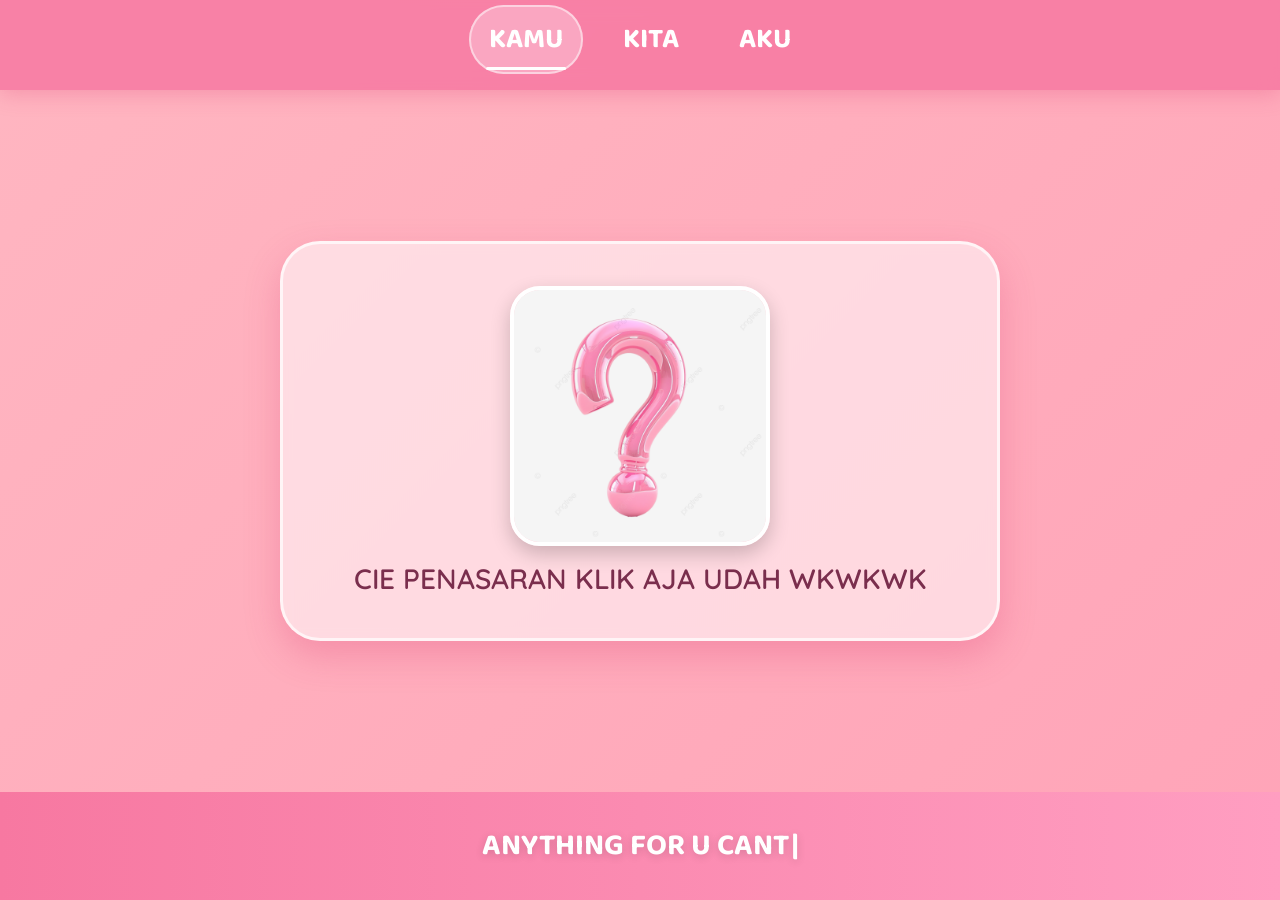
<file: the last try/index.html>
<!DOCTYPE html>
<html lang="id">
<head>
    <meta charset="UTF-8">
    <meta name="viewport" content="width=device-width, initial-scale=1.0">
    <title>for u</title>
    <link rel="preconnect" href="https://fonts.googleapis.com">
    <link rel="preconnect" href="https://fonts.gstatic.com" crossorigin>
    <link rel="stylesheet" href="style.css">
</head>
<body>
    <div class="container">
        <!-- NAVIGATION BAR -->
        <div class="container-navbar">
            <ul class="ul-navbar">
                <li class="li-navbar">
                    <a href="index.html" class="a-navbar">KAMU</a>
                </li>
                <li class="li-navbar">
                    <a href="about.html" class="a-navbar">KITA</a>
                </li>
                <li class="li-navbar">
                    <a href="contact.html" class="a-navbar">AKU</a>
                </li>
            </ul>
        </div>
        <!-- NAVIGATION BAR END -->

        <!-- MAIN CONTENT 1 -->
        <div class="container-content">
            <a href="https://www.instagram.com/ayamchikenkats0?igsh=YXdzM3A0dm12NXI2" class="a-content">
                <img src="tanda tanya pink baru.png" class="image-content" alt="tanda tanya"/>
                <p>CIE PENASARAN KLIK AJA UDAH WKWKWK</p>
            </a>
        </div>
        <!-- MAIN CONTENT 1 END -->

        <!-- FOOTER -->
        <div class="container-footer">
            <h1 class="h1-footer">ANYTHING FOR U CANTIQQU</h1>
        </div>
        <!-- FOOTER END -->
    </div>
    <script src="data.js"></script>
</body>
</html>
</file>
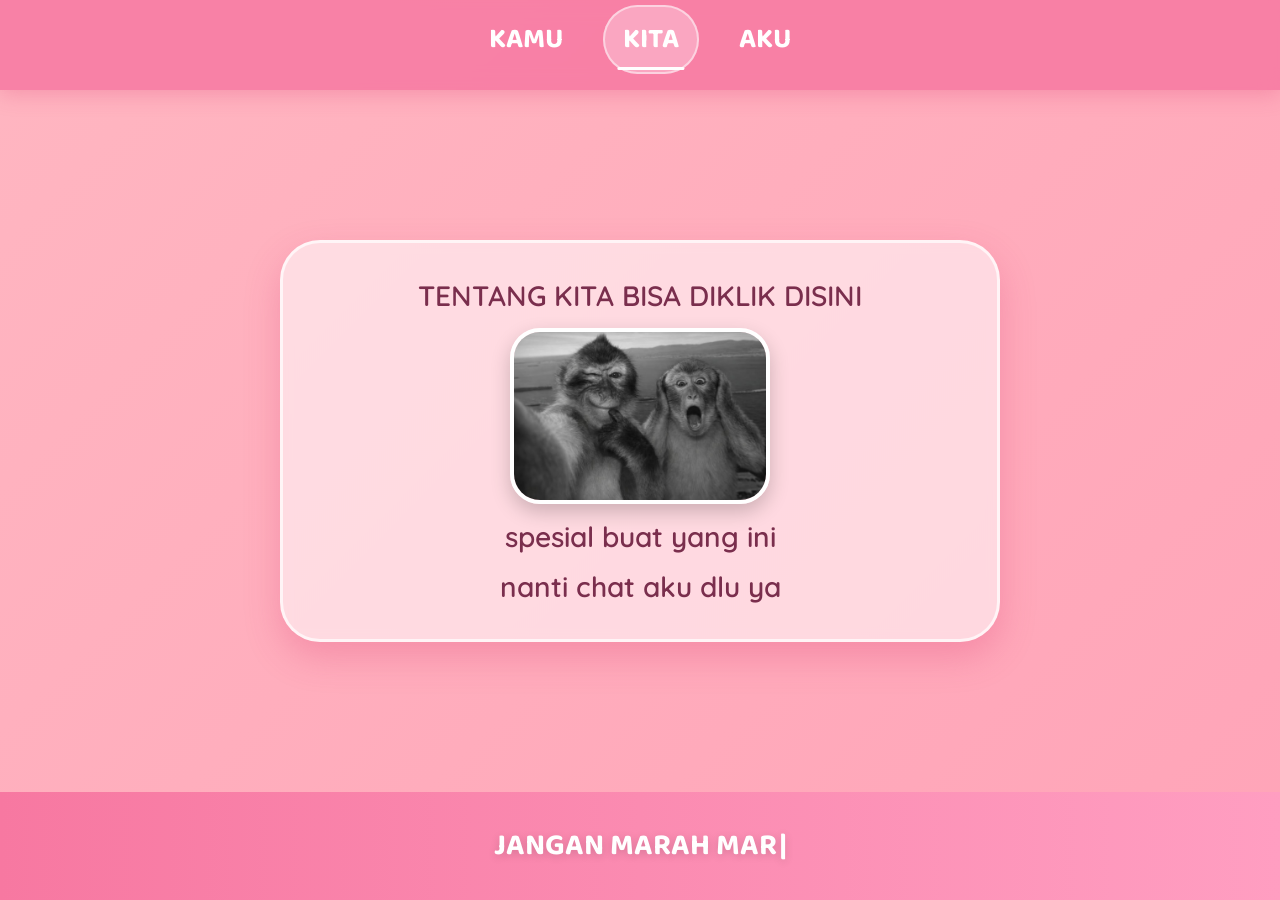
<file: the last try/about.html>
<!DOCTYPE html>
<html lang="id">
<head>
    <meta charset="UTF-8">
    <meta name="viewport" content="width=device-width, initial-scale=1.0">
    <title>for u</title>
    <link rel="preconnect" href="https://fonts.googleapis.com">
    <link rel="preconnect" href="https://fonts.gstatic.com" crossorigin>
    <link rel="stylesheet" href="style.css">
</head>
<body>
    <div class="container">
        <!-- NAVIGATION BAR -->
        <div class="container-navbar">
            <ul class="ul-navbar">
                <li class="li-navbar">
                    <a href="index.html" class="a-navbar">KAMU</a>
                </li>
                <li class="li-navbar">
                    <a href="about.html" class="a-navbar">KITA</a>
                </li>
                <li class="li-navbar">
                    <a href="contact.html" class="a-navbar">AKU</a>
                </li>
            </ul>
        </div>
        <!-- NAVIGATION BAR END -->

        <!-- MAIN CONTENT 1 -->
        <div class="container-content">
            <a href="https://keep.google.com/" class="a-content">
                <p>TENTANG KITA BISA DIKLIK DISINI</p>
                <img src="monyet.jpg" class="image-content" alt="monyet lucu"/>
                <p>spesial buat yang ini</p>
                <p>nanti chat aku dlu ya</p>
            </a>
        </div>
        <!-- MAIN CONTENT 1 END -->

        <!-- FOOTER -->
        <div class="container-footer">
            <h1 class="h1-footer">JANGAN MARAH MARAH AGAIN YA!!!</h1>
        </div>
        <!-- FOOTER END -->
    </div>
    <script src="data.js"></script>
</body>
</html>
</file>
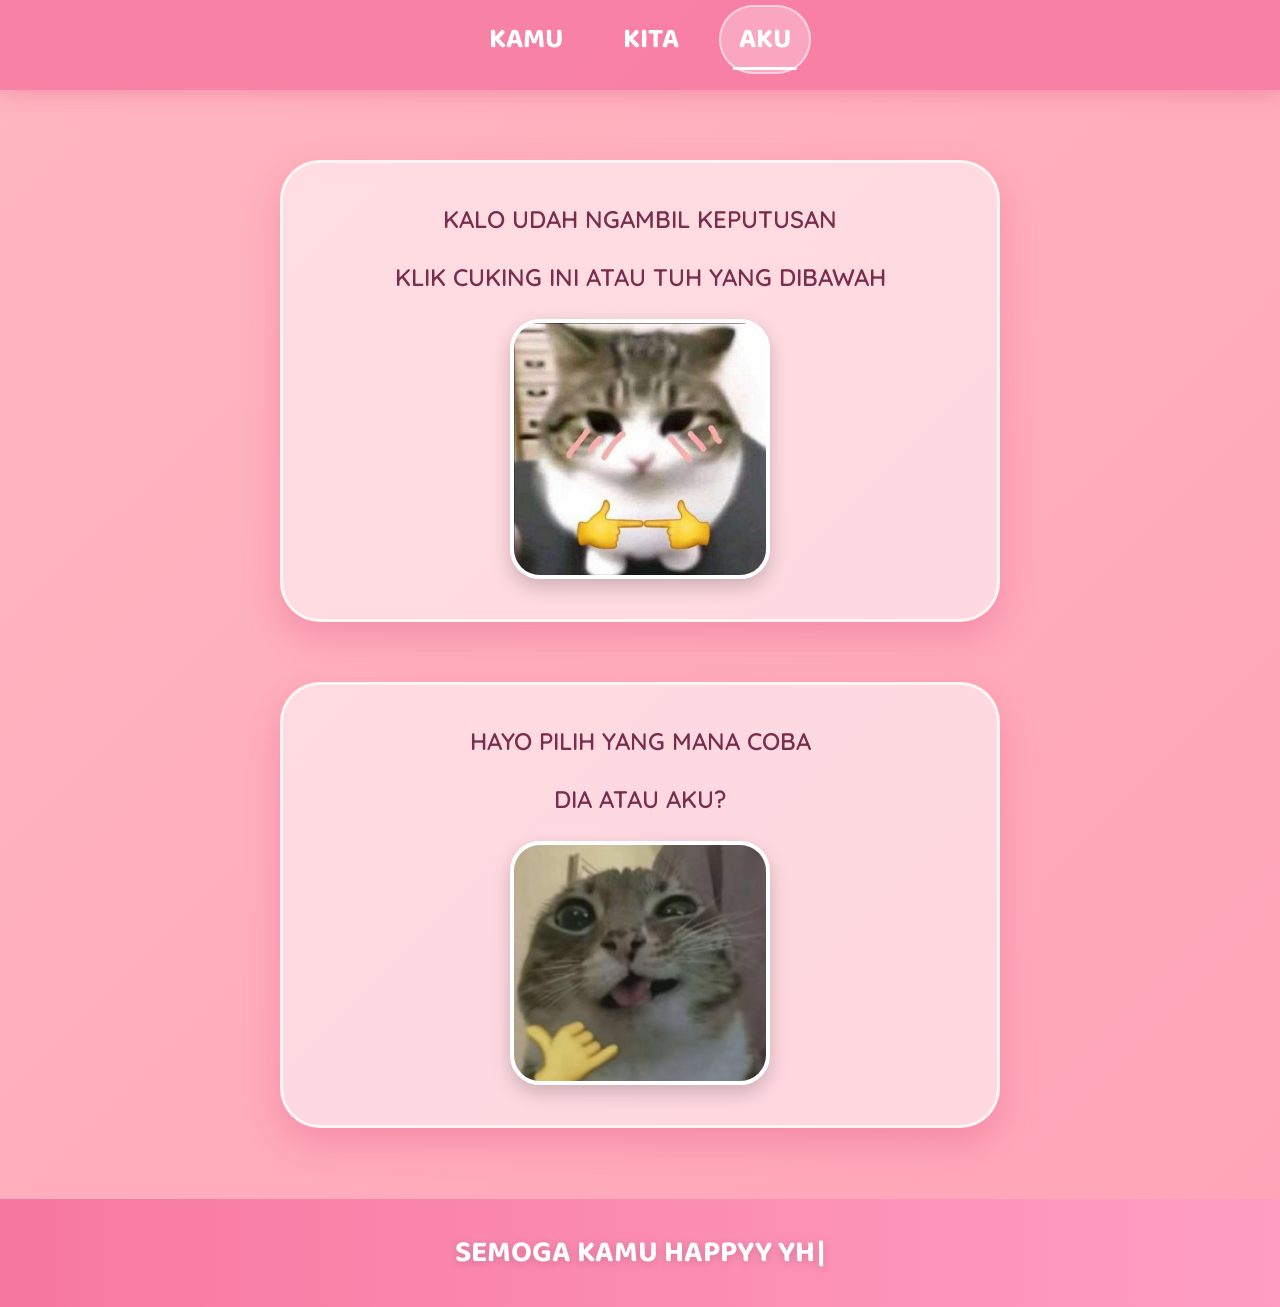
<file: the last try/contact.html>
<!DOCTYPE html>
<html lang="id">
<head>
    <meta charset="UTF-8">
    <meta name="viewport" content="width=device-width, initial-scale=1.0">
    <title>for u</title>
    <link rel="preconnect" href="https://fonts.googleapis.com">
    <link rel="preconnect" href="https://fonts.gstatic.com" crossorigin>
    <link rel="stylesheet" href="style.css">
</head>
<body>
    <div class="container">
        <!-- NAVIGATION BAR -->
        <div class="container-navbar">
            <ul class="ul-navbar">
                <li class="li-navbar">
                    <a href="index.html" class="a-navbar">KAMU</a>
                </li>
                <li class="li-navbar">
                    <a href="about.html" class="a-navbar">KITA</a>
                </li>
                <li class="li-navbar">
                    <a href="contact.html" class="a-navbar">AKU</a>
                </li>
            </ul>
        </div>
        <!-- NAVIGATION BAR END -->

        <!-- MAIN CONTENT 1 -->
        <div class="container-content">
            <a href="https://wa.me/6287825027518" class="a1-content">
                <p>KALO UDAH NGAMBIL KEPUTUSAN</p>
                <img src="cuking imut.jpg" class="image-content" alt="cuking imut"/>
                <p>KLIK CUKING INI ATAU TUH YANG DIBAWAH</p>
            </a>
            <a href="https://www.instagram.com/faith_fthn?igsh=Z3VhbTdtazB5MTFy" class="a1-content">
                <p>HAYO PILIH YANG MANA COBA</p>
                <img src="cuking kece.jpg" class="image-content" alt="cuking kece"/>
                <p>DIA ATAU AKU?</p>
            </a>
        </div>
        <!-- MAIN CONTENT 1 END -->

        <!-- FOOTER -->
        <div class="container-footer">
            <h1 class="h1-footer">SEMOGA KAMU HAPPYY YHHH!!!</h1>
        </div>
        <!-- FOOTER END -->
    </div>
    <script src="data.js"></script>
</body>
</html>
</file>
<file: the last try/style.css>
@import url('https://fonts.googleapis.com/css2?family=Baloo+2:wght@500;700;800&family=Quicksand:wght@400;500;600;700&display=swap');

*,
html {
    margin: 0;
    padding: 0;
    box-sizing: border-box;
}

html {
    scroll-behavior: smooth;
}

body {
    width: 100%;
    overflow-x: hidden;
    font-family: 'Quicksand', sans-serif;
    background: linear-gradient(-45deg, #ffdde1, #ffc1cc, #ff9eb5, #ffb6c1);
    background-size: 400% 400%;
    animation: gradientShift 12s ease infinite;
    opacity: 0;
    animation: gradientShift 12s ease infinite, pageFadeIn .8s ease forwards;
}

@keyframes gradientShift {
    0% { background-position: 0% 50%; }
    50% { background-position: 100% 50%; }
    100% { background-position: 0% 50%; }
}

@keyframes pageFadeIn {
    from { opacity: 0; transform: translateY(10px); }
    to { opacity: 1; transform: translateY(0); }
}

.container {
    width: 100%;
    min-height: 100vh;
    display: flex;
    flex-direction: column;
}

/* ===== NAVBAR ===== */
.container-navbar {
    position: sticky;
    top: 0;
    background: rgba(247, 120, 161, 0.85);
    backdrop-filter: blur(10px);
    -webkit-backdrop-filter: blur(10px);
    width: 100%;
    min-height: 10vh;
    box-shadow: 0 4px 20px rgba(214, 51, 108, 0.25);
    z-index: 100;
}

.ul-navbar {
    display: flex;
    flex-wrap: wrap;
    min-height: 60px;
    justify-content: center;
    align-items: center;
    gap: 10px;
}

.li-navbar {
    list-style: none;
    padding: 12px 20px;
    margin: 5px;
    color: #fff;
    font-size: 28px;
    font-family: 'Baloo 2', cursive;
    font-weight: 700;
    border-radius: 50px;
    position: relative;
    transition: all .35s ease;
}

.li-navbar::after {
    content: '';
    position: absolute;
    bottom: 4px;
    left: 50%;
    width: 0%;
    height: 3px;
    background: #fff;
    border-radius: 4px;
    transform: translateX(-50%);
    transition: width .3s ease;
}

.li-navbar:hover {
    background-color: rgba(255, 255, 255, 0.25);
    transform: translateY(-3px);
}

.li-navbar:hover::after {
    width: 60%;
}

.li-navbar.active {
    background-color: rgba(255, 255, 255, 0.3);
    box-shadow: 0 0 0 2px rgba(255, 255, 255, 0.5) inset;
}

.li-navbar.active::after {
    width: 70%;
}

.a-navbar {
    color: white;
    text-decoration: none;
}

/* ===== CONTENT ===== */
.container-content {
    display: flex;
    flex-wrap: wrap;
    justify-content: space-evenly;
    align-items: center;
    gap: 40px;
    padding: 60px 20px;
    flex: 1;
}

.a-content,
.a1-content {
    background: rgba(255, 255, 255, 0.55);
    backdrop-filter: blur(6px);
    -webkit-backdrop-filter: blur(6px);
    color: #7a2e4d;
    text-decoration: none;
    font-size: 28px;
    font-weight: 600;
    width: 100%;
    max-width: 720px;
    height: auto;
    min-height: 400px;
    padding: 35px 25px;
    display: flex;
    flex-direction: column;
    justify-content: center;
    gap: 15px;
    align-items: center;
    border-radius: 40px;
    border: 3px solid rgba(255, 255, 255, 0.7);
    box-shadow: 0 15px 35px rgba(214, 51, 108, 0.25);
    text-align: center;
    opacity: 0;
    transform: translateY(40px);
    transition: transform .45s cubic-bezier(.2,.8,.2,1), box-shadow .45s ease, background .3s ease;
    perspective: 800px;
}

.a-content.in-view,
.a1-content.in-view {
    opacity: 1;
    transform: translateY(0);
    animation: cardPopIn .6s ease forwards;
}

@keyframes cardPopIn {
    from { opacity: 0; transform: translateY(40px) scale(.95); }
    to { opacity: 1; transform: translateY(0) scale(1); }
}

.a-content:hover,
.a1-content:hover {
    box-shadow: 0 25px 50px rgba(214, 51, 108, 0.4);
    background: rgba(255, 255, 255, 0.75);
}

.a1-content {
    font-size: 24px;
    margin: 10px;
    line-height: 1.8;
}

.image-content {
    width: 60%;
    max-width: 260px;
    height: auto;
    border-radius: 30px;
    border: 4px solid #fff;
    box-shadow: 0 8px 20px rgba(0,0,0,0.2);
    transition: transform .25s ease, box-shadow .25s ease;
    will-change: transform;
}

.a1-content .image-content {
    order: 1;
    margin-top: 5px;
    margin-bottom: 5px;
}

.a-content:hover .image-content,
.a1-content:hover .image-content {
    box-shadow: 0 12px 28px rgba(0,0,0,0.3);
}

/* ===== FOOTER ===== */
.container-footer {
    min-height: 12vh;
    background: linear-gradient(90deg, #F778A1, #ff9ec1, #F778A1);
    background-size: 200% auto;
    animation: footerShimmer 6s linear infinite;
    display: flex;
    justify-content: center;
    align-items: center;
    padding: 20px;
    text-align: center;
}

@keyframes footerShimmer {
    to { background-position: 200% center; }
}

.h1-footer {
    font-size: 30px;
    font-family: 'Baloo 2', cursive;
    color: #fff;
    text-shadow: 0 2px 8px rgba(0,0,0,0.15);
    min-height: 1.4em;
}

.h1-footer::after {
    content: '|';
    animation: blinkCursor .8s steps(1) infinite;
    margin-left: 2px;
}

@keyframes blinkCursor {
    50% { opacity: 0; }
}

/* ===== Efek hati beterbangan ===== */
.falling-heart {
    position: absolute;
    top: -40px;
    animation-name: fall;
    animation-timing-function: linear;
    user-select: none;
}

@keyframes fall {
    from {
        transform: translateY(-10vh) rotate(0deg);
        opacity: 1;
    }
    to {
        transform: translateY(110vh) rotate(360deg);
        opacity: 0.7;
    }
}

/* ===== Efek partikel saat klik ===== */
.click-particle {
    position: fixed;
    pointer-events: none;
    font-size: 24px;
    z-index: 10000;
    animation: burst 1s ease-out forwards;
}

@keyframes burst {
    from {
        transform: translate(-50%, -50%) translate(0, 0) scale(1);
        opacity: 1;
    }
    to {
        transform: translate(-50%, -50%) translate(var(--dx), var(--dy)) scale(0.3);
        opacity: 0;
    }
}

/* ===== Cursor sparkle trail ===== */
.cursor-sparkle {
    position: fixed;
    pointer-events: none;
    font-size: 14px;
    z-index: 9998;
    animation: sparkleFade .7s ease-out forwards;
}

@keyframes sparkleFade {
    from { opacity: 1; transform: translate(-50%, -50%) scale(1); }
    to { opacity: 0; transform: translate(-50%, -50%) scale(0.3) translateY(-15px); }
}

/* Konten tetap di atas efek hati background */
.container-navbar,
.container-content,
.container-footer {
    position: relative;
    z-index: 2;
}

/* Responsive breakpoints */
@media (max-width: 768px) {
    .li-navbar {
        font-size: 20px;
        padding: 10px 16px;
    }

    .a-content,
    .a1-content {
        font-size: 20px;
        min-height: 320px;
    }

    .a1-content {
        font-size: 18px;
    }

    .h1-footer {
        font-size: 20px;
    }
}

@media (max-width: 480px) {
    .li-navbar {
        font-size: 16px;
        padding: 8px 14px;
        margin: 3px;
    }

    .a-content,
    .a1-content {
        font-size: 16px;
        min-height: 260px;
        border-radius: 25px;
        padding: 25px 15px;
    }

    .image-content {
        width: 55%;
    }

    .h1-footer {
        font-size: 16px;
    }
}
</file>
